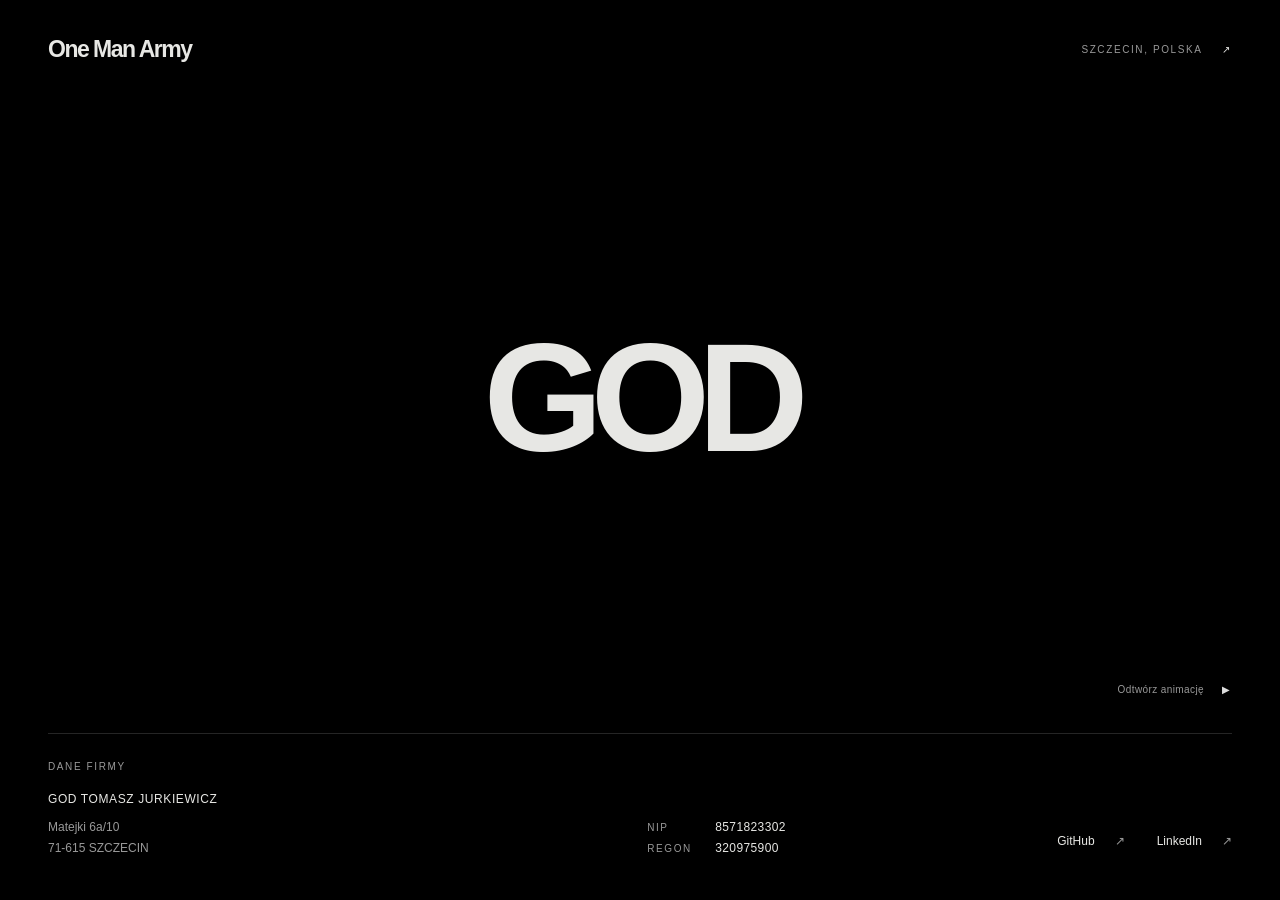
<file: index.html>
<!doctype html>
<html lang="pl">
<head>
<meta charset="utf-8">
<meta name="viewport" content="width=device-width, initial-scale=1">
<meta name="theme-color" content="#000000">
<meta name="description" content="GOD Tomasz Jurkiewicz — Szczecin. Dane firmy i profile GitHub oraz LinkedIn.">
<title>GOD — Tomasz Jurkiewicz</title>
<link rel="icon" href="assets/favicon.svg" type="image/svg+xml">
<link rel="stylesheet" href="style.css">
<script src="script.js" defer></script>
</head>
<body>
<div class="page">
<header class="masthead">
<span class="wordmark">One Man Army</span>
<span class="location">Szczecin, Polska <span aria-hidden="true">↗</span></span>
</header>
<main class="stage" aria-label="Animowane logo GOD">
<h1 class="sr-only">GOD Tomasz Jurkiewicz</h1>
<video id="logo-film" autoplay loop muted playsinline controls preload="auto" aria-label="Animacja logo created by GOD">
<source src="assets/god-logo.mp4" type="video/mp4">
Twoja przeglądarka nie obsługuje filmu. GOD — Tomasz Jurkiewicz.
</video>
<span class="video-fallback" aria-hidden="true">GOD</span>
<button class="playback" type="button" aria-controls="logo-film" hidden><span class="playback-label">Wstrzymaj animację</span><span class="playback-icon" aria-hidden="true">Ⅱ</span></button>
</main>
<footer class="details">
<div class="identity">
<p class="eyebrow">Dane firmy</p>
<p class="company">GOD TOMASZ JURKIEWICZ</p>
<address>Matejki 6a/10<br>71-615 SZCZECIN</address>
</div>
<dl class="registers">
<div><dt>NIP</dt><dd>8571823302</dd></div>
<div><dt>REGON</dt><dd>320975900</dd></div>
</dl>
<nav class="socials" aria-label="Profile społecznościowe">
<a href="https://github.com/horacy" target="_blank" rel="noopener noreferrer">GitHub <span aria-hidden="true">↗</span><span class="sr-only"> — otwiera się w nowej karcie</span></a>
<a href="https://www.linkedin.com/in/tomasz-horacy-jurkiewicz-123591151/" target="_blank" rel="noopener noreferrer">LinkedIn <span aria-hidden="true">↗</span><span class="sr-only"> — otwiera się w nowej karcie</span></a>
</nav>
</footer>
</div>
</body>
</html>
</file>
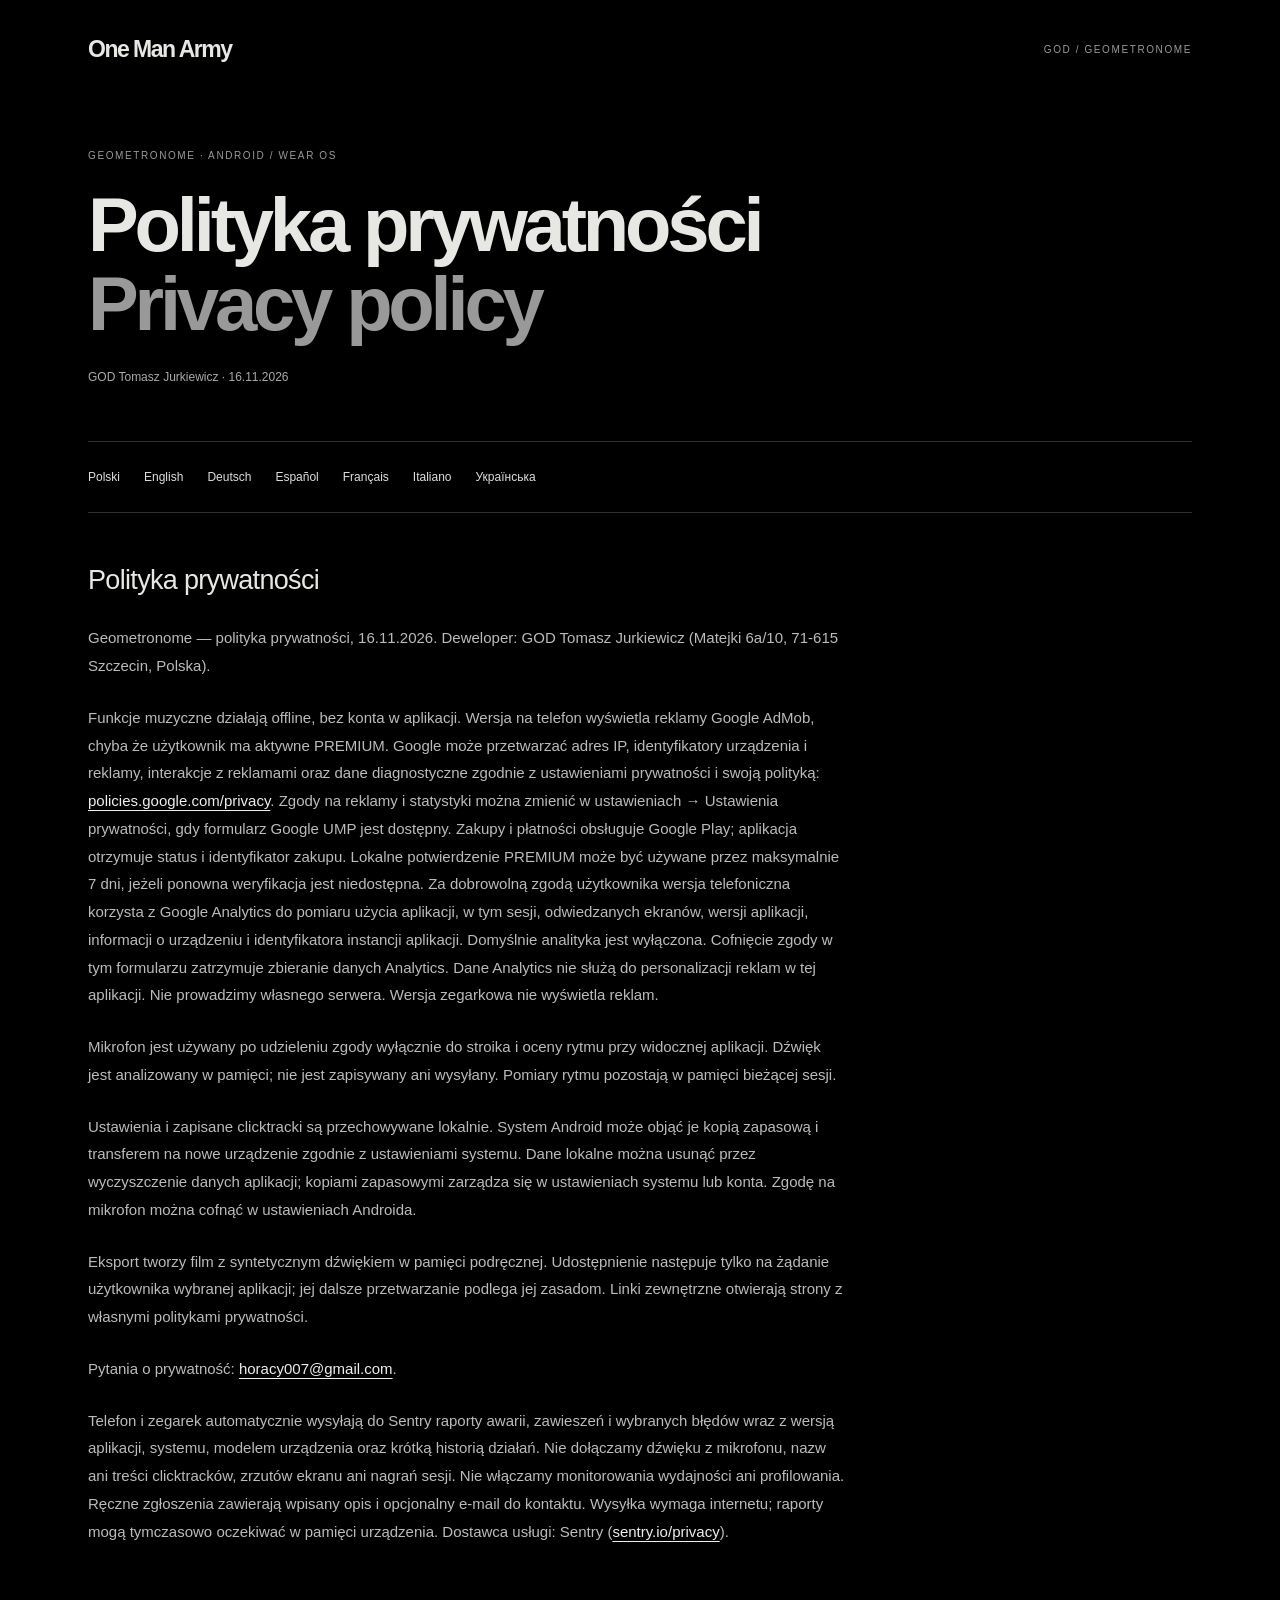
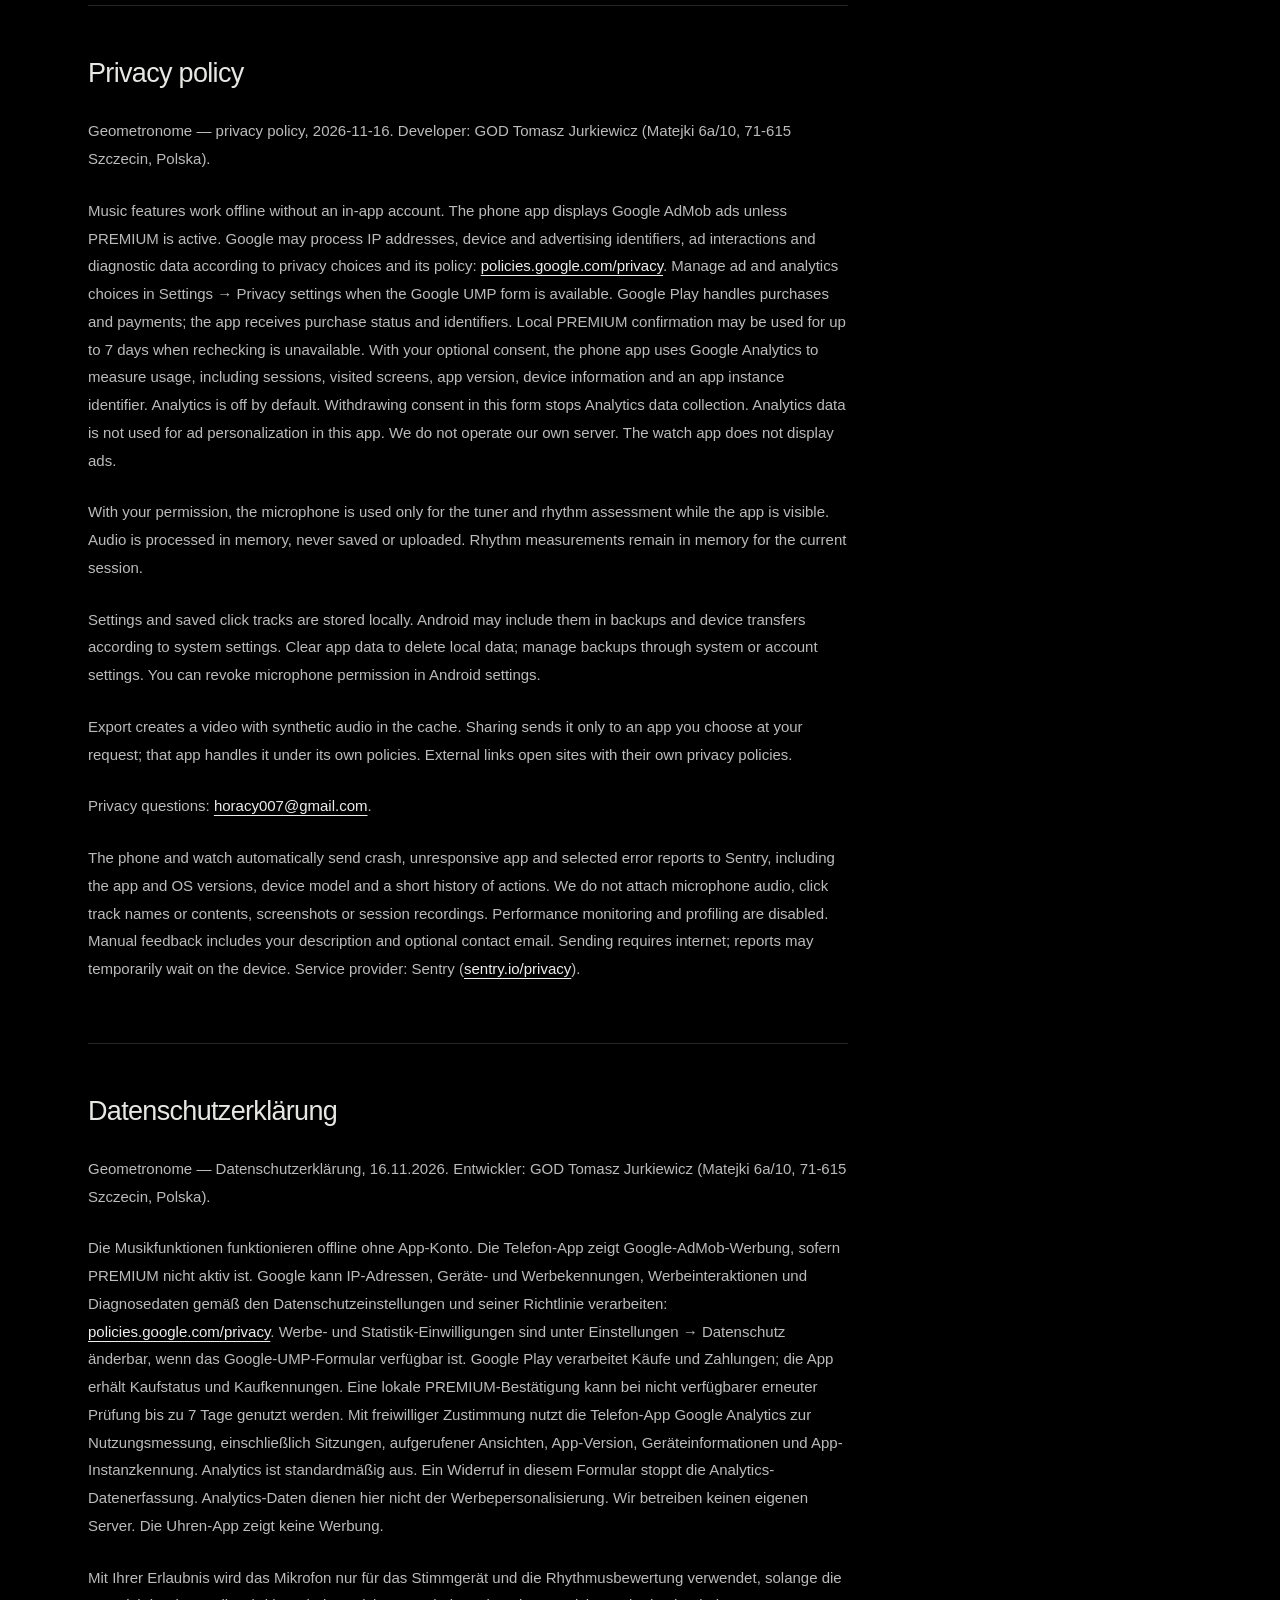
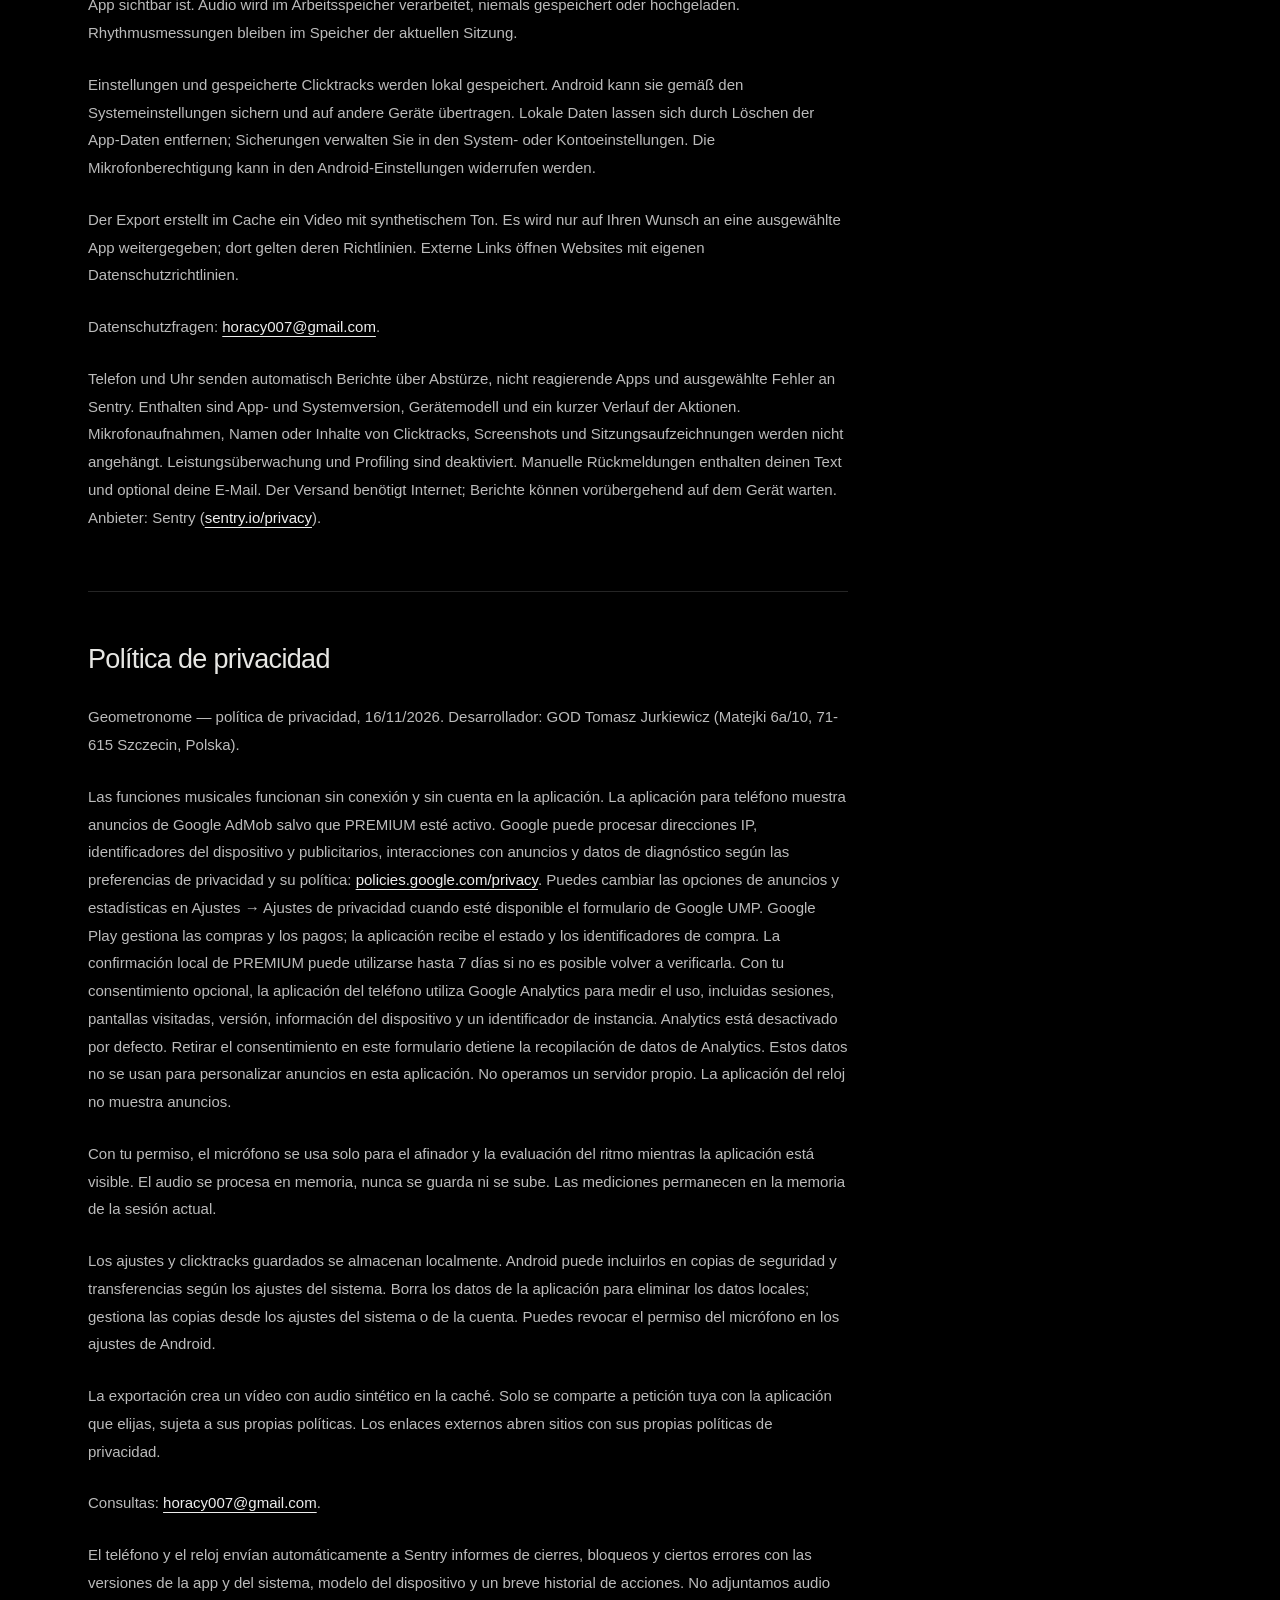
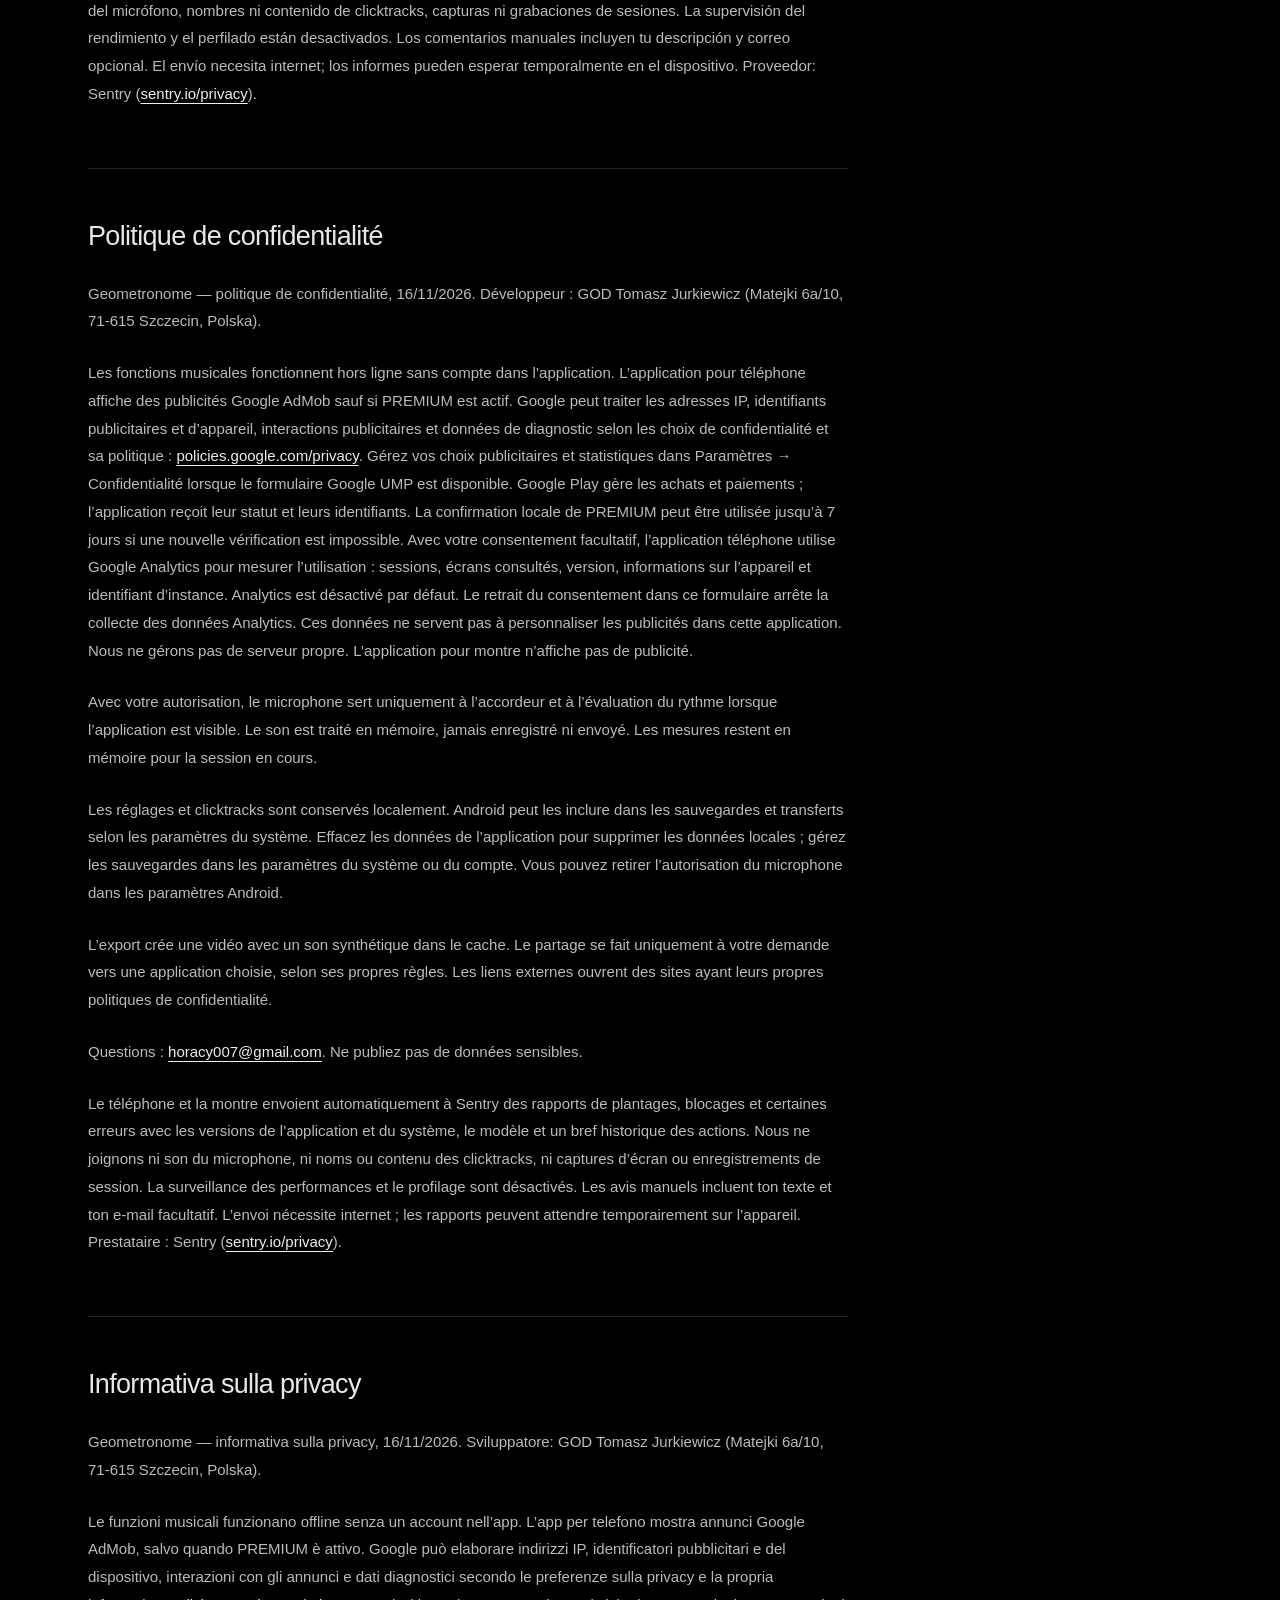
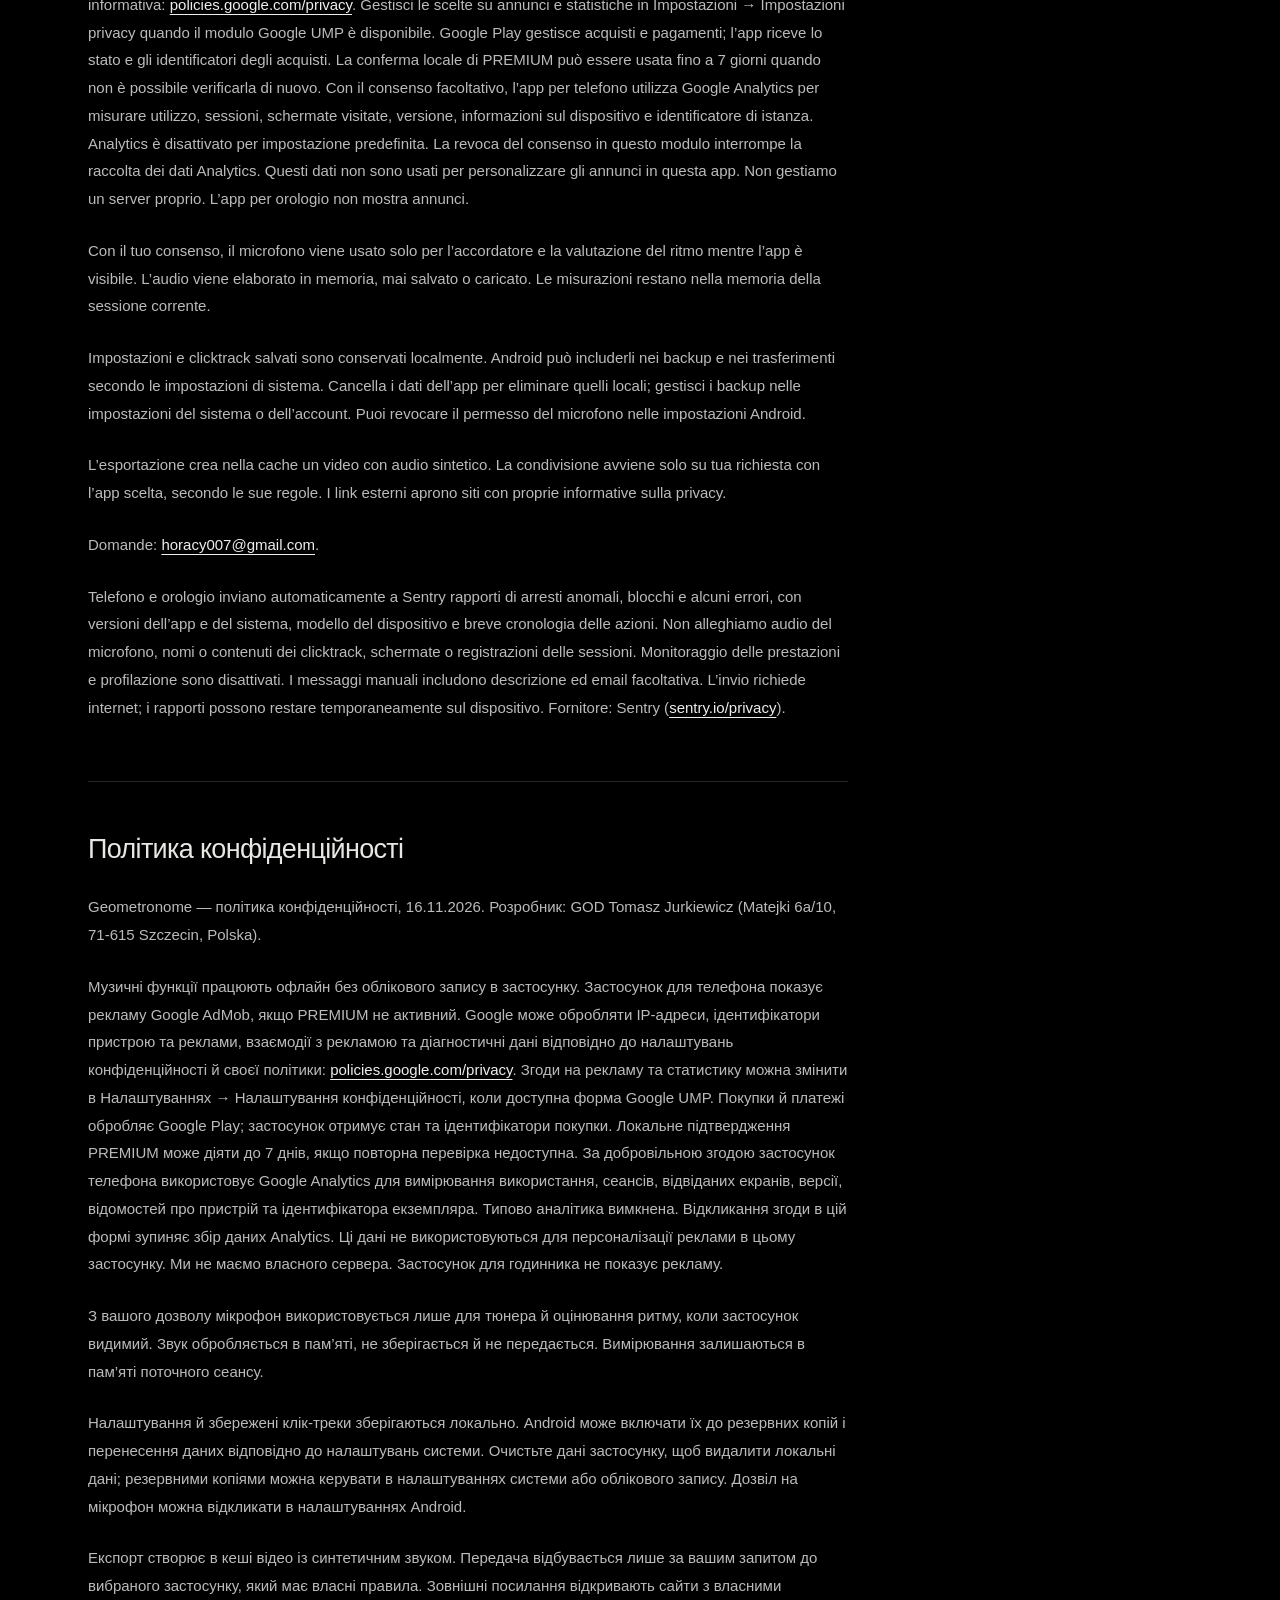
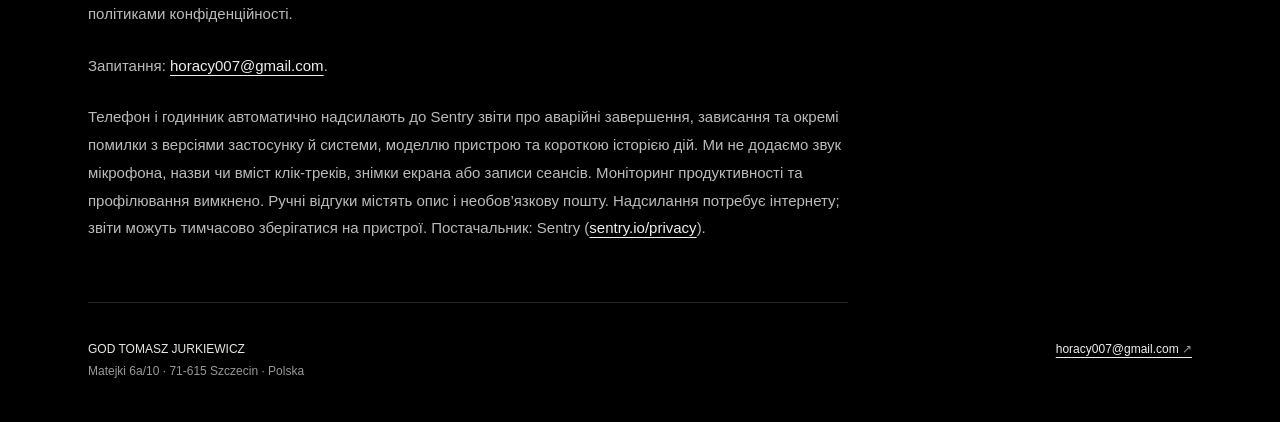
<file: privacy_policy/geometronome.html>
<!doctype html>
<html lang="pl">
<head>
<meta charset="utf-8">
<meta name="viewport" content="width=device-width, initial-scale=1">
<meta name="theme-color" content="#000000">
<meta name="description" content="Polityka prywatności aplikacji Geometronome na Android i Wear OS. GOD Tomasz Jurkiewicz.">
<title>Geometronome — Polityka prywatności | GOD</title>
<link rel="icon" href="../assets/favicon.svg" type="image/svg+xml">
<link rel="stylesheet" href="../style.css">
<link rel="stylesheet" href="geometronome.css">
</head>
<body>
<div class="policy-page">
<header class="masthead"><a class="wordmark home-link" href="../">One Man Army</a><span class="location">GOD / GEOMETRONOME</span></header>
<main>
<div class="policy-intro"><p class="eyebrow">GEOMETRONOME · ANDROID / WEAR OS</p><h1>Polityka prywatności<span lang="en">Privacy policy</span></h1><p class="intro-note">GOD Tomasz Jurkiewicz · 16.11.2026</p></div>
<nav class="language-nav" aria-label="Język polityki / Policy language"><a href="#pl" lang="pl">Polski</a><a href="#en" lang="en">English</a><a href="#de" lang="de">Deutsch</a><a href="#es" lang="es">Español</a><a href="#fr" lang="fr">Français</a><a href="#it" lang="it">Italiano</a><a href="#uk" lang="uk">Українська</a></nav>
<div class="policy-content"><section id="pl" lang="pl"><h2>Polityka prywatności</h2><p>Geometronome — polityka prywatności, 16.11.2026. Deweloper: GOD Tomasz Jurkiewicz (Matejki 6a/10, 71-615 Szczecin, Polska).</p><p>Funkcje muzyczne działają offline, bez konta w aplikacji. Wersja na telefon wyświetla reklamy Google AdMob, chyba że użytkownik ma aktywne PREMIUM. Google może przetwarzać adres IP, identyfikatory urządzenia i reklamy, interakcje z reklamami oraz dane diagnostyczne zgodnie z ustawieniami prywatności i swoją polityką: <a href="https://policies.google.com/privacy">policies.google.com/privacy</a>. Zgody na reklamy i statystyki można zmienić w ustawieniach → Ustawienia prywatności, gdy formularz Google UMP jest dostępny. Zakupy i płatności obsługuje Google Play; aplikacja otrzymuje status i identyfikator zakupu. Lokalne potwierdzenie PREMIUM może być używane przez maksymalnie 7 dni, jeżeli ponowna weryfikacja jest niedostępna. Za dobrowolną zgodą użytkownika wersja telefoniczna korzysta z Google Analytics do pomiaru użycia aplikacji, w tym sesji, odwiedzanych ekranów, wersji aplikacji, informacji o urządzeniu i identyfikatora instancji aplikacji. Domyślnie analityka jest wyłączona. Cofnięcie zgody w tym formularzu zatrzymuje zbieranie danych Analytics. Dane Analytics nie służą do personalizacji reklam w tej aplikacji. Nie prowadzimy własnego serwera. Wersja zegarkowa nie wyświetla reklam.</p><p>Mikrofon jest używany po udzieleniu zgody wyłącznie do stroika i oceny rytmu przy widocznej aplikacji. Dźwięk jest analizowany w pamięci; nie jest zapisywany ani wysyłany. Pomiary rytmu pozostają w pamięci bieżącej sesji.</p><p>Ustawienia i zapisane clicktracki są przechowywane lokalnie. System Android może objąć je kopią zapasową i transferem na nowe urządzenie zgodnie z ustawieniami systemu. Dane lokalne można usunąć przez wyczyszczenie danych aplikacji; kopiami zapasowymi zarządza się w ustawieniach systemu lub konta. Zgodę na mikrofon można cofnąć w ustawieniach Androida.</p><p>Eksport tworzy film z syntetycznym dźwiękiem w pamięci podręcznej. Udostępnienie następuje tylko na żądanie użytkownika wybranej aplikacji; jej dalsze przetwarzanie podlega jej zasadom. Linki zewnętrzne otwierają strony z własnymi politykami prywatności.</p><p>Pytania o prywatność: <a href="mailto:horacy007@gmail.com">horacy007@gmail.com</a>.</p><p>Telefon i zegarek automatycznie wysyłają do Sentry raporty awarii, zawieszeń i wybranych błędów wraz z wersją aplikacji, systemu, modelem urządzenia oraz krótką historią działań. Nie dołączamy dźwięku z mikrofonu, nazw ani treści clicktracków, zrzutów ekranu ani nagrań sesji. Nie włączamy monitorowania wydajności ani profilowania. Ręczne zgłoszenia zawierają wpisany opis i opcjonalny e-mail do kontaktu. Wysyłka wymaga internetu; raporty mogą tymczasowo oczekiwać w pamięci urządzenia. Dostawca usługi: Sentry (<a href="https://sentry.io/privacy/">sentry.io/privacy</a>).</p></section>
<section id="en" lang="en"><h2>Privacy policy</h2><p>Geometronome — privacy policy, 2026-11-16. Developer: GOD Tomasz Jurkiewicz (Matejki 6a/10, 71-615 Szczecin, Polska).</p><p>Music features work offline without an in-app account. The phone app displays Google AdMob ads unless PREMIUM is active. Google may process IP addresses, device and advertising identifiers, ad interactions and diagnostic data according to privacy choices and its policy: <a href="https://policies.google.com/privacy">policies.google.com/privacy</a>. Manage ad and analytics choices in Settings → Privacy settings when the Google UMP form is available. Google Play handles purchases and payments; the app receives purchase status and identifiers. Local PREMIUM confirmation may be used for up to 7 days when rechecking is unavailable. With your optional consent, the phone app uses Google Analytics to measure usage, including sessions, visited screens, app version, device information and an app instance identifier. Analytics is off by default. Withdrawing consent in this form stops Analytics data collection. Analytics data is not used for ad personalization in this app. We do not operate our own server. The watch app does not display ads.</p><p>With your permission, the microphone is used only for the tuner and rhythm assessment while the app is visible. Audio is processed in memory, never saved or uploaded. Rhythm measurements remain in memory for the current session.</p><p>Settings and saved click tracks are stored locally. Android may include them in backups and device transfers according to system settings. Clear app data to delete local data; manage backups through system or account settings. You can revoke microphone permission in Android settings.</p><p>Export creates a video with synthetic audio in the cache. Sharing sends it only to an app you choose at your request; that app handles it under its own policies. External links open sites with their own privacy policies.</p><p>Privacy questions: <a href="mailto:horacy007@gmail.com">horacy007@gmail.com</a>.</p><p>The phone and watch automatically send crash, unresponsive app and selected error reports to Sentry, including the app and OS versions, device model and a short history of actions. We do not attach microphone audio, click track names or contents, screenshots or session recordings. Performance monitoring and profiling are disabled. Manual feedback includes your description and optional contact email. Sending requires internet; reports may temporarily wait on the device. Service provider: Sentry (<a href="https://sentry.io/privacy/">sentry.io/privacy</a>).</p></section>
<section id="de" lang="de"><h2>Datenschutzerklärung</h2><p>Geometronome — Datenschutzerklärung, 16.11.2026. Entwickler: GOD Tomasz Jurkiewicz (Matejki 6a/10, 71-615 Szczecin, Polska).</p><p>Die Musikfunktionen funktionieren offline ohne App-Konto. Die Telefon-App zeigt Google-AdMob-Werbung, sofern PREMIUM nicht aktiv ist. Google kann IP-Adressen, Geräte- und Werbekennungen, Werbeinteraktionen und Diagnosedaten gemäß den Datenschutzeinstellungen und seiner Richtlinie verarbeiten: <a href="https://policies.google.com/privacy">policies.google.com/privacy</a>. Werbe- und Statistik-Einwilligungen sind unter Einstellungen → Datenschutz änderbar, wenn das Google-UMP-Formular verfügbar ist. Google Play verarbeitet Käufe und Zahlungen; die App erhält Kaufstatus und Kaufkennungen. Eine lokale PREMIUM-Bestätigung kann bei nicht verfügbarer erneuter Prüfung bis zu 7 Tage genutzt werden. Mit freiwilliger Zustimmung nutzt die Telefon-App Google Analytics zur Nutzungsmessung, einschließlich Sitzungen, aufgerufener Ansichten, App-Version, Geräteinformationen und App-Instanzkennung. Analytics ist standardmäßig aus. Ein Widerruf in diesem Formular stoppt die Analytics-Datenerfassung. Analytics-Daten dienen hier nicht der Werbepersonalisierung. Wir betreiben keinen eigenen Server. Die Uhren-App zeigt keine Werbung.</p><p>Mit Ihrer Erlaubnis wird das Mikrofon nur für das Stimmgerät und die Rhythmusbewertung verwendet, solange die App sichtbar ist. Audio wird im Arbeitsspeicher verarbeitet, niemals gespeichert oder hochgeladen. Rhythmusmessungen bleiben im Speicher der aktuellen Sitzung.</p><p>Einstellungen und gespeicherte Clicktracks werden lokal gespeichert. Android kann sie gemäß den Systemeinstellungen sichern und auf andere Geräte übertragen. Lokale Daten lassen sich durch Löschen der App-Daten entfernen; Sicherungen verwalten Sie in den System- oder Kontoeinstellungen. Die Mikrofonberechtigung kann in den Android-Einstellungen widerrufen werden.</p><p>Der Export erstellt im Cache ein Video mit synthetischem Ton. Es wird nur auf Ihren Wunsch an eine ausgewählte App weitergegeben; dort gelten deren Richtlinien. Externe Links öffnen Websites mit eigenen Datenschutzrichtlinien.</p><p>Datenschutzfragen: <a href="mailto:horacy007@gmail.com">horacy007@gmail.com</a>.</p><p>Telefon und Uhr senden automatisch Berichte über Abstürze, nicht reagierende Apps und ausgewählte Fehler an Sentry. Enthalten sind App- und Systemversion, Gerätemodell und ein kurzer Verlauf der Aktionen. Mikrofonaufnahmen, Namen oder Inhalte von Clicktracks, Screenshots und Sitzungsaufzeichnungen werden nicht angehängt. Leistungsüberwachung und Profiling sind deaktiviert. Manuelle Rückmeldungen enthalten deinen Text und optional deine E-Mail. Der Versand benötigt Internet; Berichte können vorübergehend auf dem Gerät warten. Anbieter: Sentry (<a href="https://sentry.io/privacy/">sentry.io/privacy</a>).</p></section>
<section id="es" lang="es"><h2>Política de privacidad</h2><p>Geometronome — política de privacidad, 16/11/2026. Desarrollador: GOD Tomasz Jurkiewicz (Matejki 6a/10, 71-615 Szczecin, Polska).</p><p>Las funciones musicales funcionan sin conexión y sin cuenta en la aplicación. La aplicación para teléfono muestra anuncios de Google AdMob salvo que PREMIUM esté activo. Google puede procesar direcciones IP, identificadores del dispositivo y publicitarios, interacciones con anuncios y datos de diagnóstico según las preferencias de privacidad y su política: <a href="https://policies.google.com/privacy">policies.google.com/privacy</a>. Puedes cambiar las opciones de anuncios y estadísticas en Ajustes → Ajustes de privacidad cuando esté disponible el formulario de Google UMP. Google Play gestiona las compras y los pagos; la aplicación recibe el estado y los identificadores de compra. La confirmación local de PREMIUM puede utilizarse hasta 7 días si no es posible volver a verificarla. Con tu consentimiento opcional, la aplicación del teléfono utiliza Google Analytics para medir el uso, incluidas sesiones, pantallas visitadas, versión, información del dispositivo y un identificador de instancia. Analytics está desactivado por defecto. Retirar el consentimiento en este formulario detiene la recopilación de datos de Analytics. Estos datos no se usan para personalizar anuncios en esta aplicación. No operamos un servidor propio. La aplicación del reloj no muestra anuncios.</p><p>Con tu permiso, el micrófono se usa solo para el afinador y la evaluación del ritmo mientras la aplicación está visible. El audio se procesa en memoria, nunca se guarda ni se sube. Las mediciones permanecen en la memoria de la sesión actual.</p><p>Los ajustes y clicktracks guardados se almacenan localmente. Android puede incluirlos en copias de seguridad y transferencias según los ajustes del sistema. Borra los datos de la aplicación para eliminar los datos locales; gestiona las copias desde los ajustes del sistema o de la cuenta. Puedes revocar el permiso del micrófono en los ajustes de Android.</p><p>La exportación crea un vídeo con audio sintético en la caché. Solo se comparte a petición tuya con la aplicación que elijas, sujeta a sus propias políticas. Los enlaces externos abren sitios con sus propias políticas de privacidad.</p><p>Consultas: <a href="mailto:horacy007@gmail.com">horacy007@gmail.com</a>.</p><p>El teléfono y el reloj envían automáticamente a Sentry informes de cierres, bloqueos y ciertos errores con las versiones de la app y del sistema, modelo del dispositivo y un breve historial de acciones. No adjuntamos audio del micrófono, nombres ni contenido de clicktracks, capturas ni grabaciones de sesiones. La supervisión del rendimiento y el perfilado están desactivados. Los comentarios manuales incluyen tu descripción y correo opcional. El envío necesita internet; los informes pueden esperar temporalmente en el dispositivo. Proveedor: Sentry (<a href="https://sentry.io/privacy/">sentry.io/privacy</a>).</p></section>
<section id="fr" lang="fr"><h2>Politique de confidentialité</h2><p>Geometronome — politique de confidentialité, 16/11/2026. Développeur : GOD Tomasz Jurkiewicz (Matejki 6a/10, 71-615 Szczecin, Polska).</p><p>Les fonctions musicales fonctionnent hors ligne sans compte dans l’application. L’application pour téléphone affiche des publicités Google AdMob sauf si PREMIUM est actif. Google peut traiter les adresses IP, identifiants publicitaires et d’appareil, interactions publicitaires et données de diagnostic selon les choix de confidentialité et sa politique : <a href="https://policies.google.com/privacy">policies.google.com/privacy</a>. Gérez vos choix publicitaires et statistiques dans Paramètres → Confidentialité lorsque le formulaire Google UMP est disponible. Google Play gère les achats et paiements ; l’application reçoit leur statut et leurs identifiants. La confirmation locale de PREMIUM peut être utilisée jusqu’à 7 jours si une nouvelle vérification est impossible. Avec votre consentement facultatif, l’application téléphone utilise Google Analytics pour mesurer l’utilisation : sessions, écrans consultés, version, informations sur l’appareil et identifiant d’instance. Analytics est désactivé par défaut. Le retrait du consentement dans ce formulaire arrête la collecte des données Analytics. Ces données ne servent pas à personnaliser les publicités dans cette application. Nous ne gérons pas de serveur propre. L’application pour montre n’affiche pas de publicité.</p><p>Avec votre autorisation, le microphone sert uniquement à l’accordeur et à l’évaluation du rythme lorsque l’application est visible. Le son est traité en mémoire, jamais enregistré ni envoyé. Les mesures restent en mémoire pour la session en cours.</p><p>Les réglages et clicktracks sont conservés localement. Android peut les inclure dans les sauvegardes et transferts selon les paramètres du système. Effacez les données de l’application pour supprimer les données locales ; gérez les sauvegardes dans les paramètres du système ou du compte. Vous pouvez retirer l’autorisation du microphone dans les paramètres Android.</p><p>L’export crée une vidéo avec un son synthétique dans le cache. Le partage se fait uniquement à votre demande vers une application choisie, selon ses propres règles. Les liens externes ouvrent des sites ayant leurs propres politiques de confidentialité.</p><p>Questions : <a href="mailto:horacy007@gmail.com">horacy007@gmail.com</a>. Ne publiez pas de données sensibles.</p><p>Le téléphone et la montre envoient automatiquement à Sentry des rapports de plantages, blocages et certaines erreurs avec les versions de l’application et du système, le modèle et un bref historique des actions. Nous ne joignons ni son du microphone, ni noms ou contenu des clicktracks, ni captures d’écran ou enregistrements de session. La surveillance des performances et le profilage sont désactivés. Les avis manuels incluent ton texte et ton e-mail facultatif. L’envoi nécessite internet ; les rapports peuvent attendre temporairement sur l’appareil. Prestataire : Sentry (<a href="https://sentry.io/privacy/">sentry.io/privacy</a>).</p></section>
<section id="it" lang="it"><h2>Informativa sulla privacy</h2><p>Geometronome — informativa sulla privacy, 16/11/2026. Sviluppatore: GOD Tomasz Jurkiewicz (Matejki 6a/10, 71-615 Szczecin, Polska).</p><p>Le funzioni musicali funzionano offline senza un account nell’app. L’app per telefono mostra annunci Google AdMob, salvo quando PREMIUM è attivo. Google può elaborare indirizzi IP, identificatori pubblicitari e del dispositivo, interazioni con gli annunci e dati diagnostici secondo le preferenze sulla privacy e la propria informativa: <a href="https://policies.google.com/privacy">policies.google.com/privacy</a>. Gestisci le scelte su annunci e statistiche in Impostazioni → Impostazioni privacy quando il modulo Google UMP è disponibile. Google Play gestisce acquisti e pagamenti; l’app riceve lo stato e gli identificatori degli acquisti. La conferma locale di PREMIUM può essere usata fino a 7 giorni quando non è possibile verificarla di nuovo. Con il consenso facoltativo, l’app per telefono utilizza Google Analytics per misurare utilizzo, sessioni, schermate visitate, versione, informazioni sul dispositivo e identificatore di istanza. Analytics è disattivato per impostazione predefinita. La revoca del consenso in questo modulo interrompe la raccolta dei dati Analytics. Questi dati non sono usati per personalizzare gli annunci in questa app. Non gestiamo un server proprio. L’app per orologio non mostra annunci.</p><p>Con il tuo consenso, il microfono viene usato solo per l’accordatore e la valutazione del ritmo mentre l’app è visibile. L’audio viene elaborato in memoria, mai salvato o caricato. Le misurazioni restano nella memoria della sessione corrente.</p><p>Impostazioni e clicktrack salvati sono conservati localmente. Android può includerli nei backup e nei trasferimenti secondo le impostazioni di sistema. Cancella i dati dell’app per eliminare quelli locali; gestisci i backup nelle impostazioni del sistema o dell’account. Puoi revocare il permesso del microfono nelle impostazioni Android.</p><p>L’esportazione crea nella cache un video con audio sintetico. La condivisione avviene solo su tua richiesta con l’app scelta, secondo le sue regole. I link esterni aprono siti con proprie informative sulla privacy.</p><p>Domande: <a href="mailto:horacy007@gmail.com">horacy007@gmail.com</a>.</p><p>Telefono e orologio inviano automaticamente a Sentry rapporti di arresti anomali, blocchi e alcuni errori, con versioni dell’app e del sistema, modello del dispositivo e breve cronologia delle azioni. Non alleghiamo audio del microfono, nomi o contenuti dei clicktrack, schermate o registrazioni delle sessioni. Monitoraggio delle prestazioni e profilazione sono disattivati. I messaggi manuali includono descrizione ed email facoltativa. L’invio richiede internet; i rapporti possono restare temporaneamente sul dispositivo. Fornitore: Sentry (<a href="https://sentry.io/privacy/">sentry.io/privacy</a>).</p></section>
<section id="uk" lang="uk"><h2>Політика конфіденційності</h2><p>Geometronome — політика конфіденційності, 16.11.2026. Розробник: GOD Tomasz Jurkiewicz (Matejki 6a/10, 71-615 Szczecin, Polska).</p><p>Музичні функції працюють офлайн без облікового запису в застосунку. Застосунок для телефона показує рекламу Google AdMob, якщо PREMIUM не активний. Google може обробляти IP-адреси, ідентифікатори пристрою та реклами, взаємодії з рекламою та діагностичні дані відповідно до налаштувань конфіденційності й своєї політики: <a href="https://policies.google.com/privacy">policies.google.com/privacy</a>. Згоди на рекламу та статистику можна змінити в Налаштуваннях → Налаштування конфіденційності, коли доступна форма Google UMP. Покупки й платежі обробляє Google Play; застосунок отримує стан та ідентифікатори покупки. Локальне підтвердження PREMIUM може діяти до 7 днів, якщо повторна перевірка недоступна. За добровільною згодою застосунок телефона використовує Google Analytics для вимірювання використання, сеансів, відвіданих екранів, версії, відомостей про пристрій та ідентифікатора екземпляра. Типово аналітика вимкнена. Відкликання згоди в цій формі зупиняє збір даних Analytics. Ці дані не використовуються для персоналізації реклами в цьому застосунку. Ми не маємо власного сервера. Застосунок для годинника не показує рекламу.</p><p>З вашого дозволу мікрофон використовується лише для тюнера й оцінювання ритму, коли застосунок видимий. Звук обробляється в пам’яті, не зберігається й не передається. Вимірювання залишаються в пам’яті поточного сеансу.</p><p>Налаштування й збережені клік-треки зберігаються локально. Android може включати їх до резервних копій і перенесення даних відповідно до налаштувань системи. Очистьте дані застосунку, щоб видалити локальні дані; резервними копіями можна керувати в налаштуваннях системи або облікового запису. Дозвіл на мікрофон можна відкликати в налаштуваннях Android.</p><p>Експорт створює в кеші відео із синтетичним звуком. Передача відбувається лише за вашим запитом до вибраного застосунку, який має власні правила. Зовнішні посилання відкривають сайти з власними політиками конфіденційності.</p><p>Запитання: <a href="mailto:horacy007@gmail.com">horacy007@gmail.com</a>.</p><p>Телефон і годинник автоматично надсилають до Sentry звіти про аварійні завершення, зависання та окремі помилки з версіями застосунку й системи, моделлю пристрою та короткою історією дій. Ми не додаємо звук мікрофона, назви чи вміст клік-треків, знімки екрана або записи сеансів. Моніторинг продуктивності та профілювання вимкнено. Ручні відгуки містять опис і необов’язкову пошту. Надсилання потребує інтернету; звіти можуть тимчасово зберігатися на пристрої. Постачальник: Sentry (<a href="https://sentry.io/privacy/">sentry.io/privacy</a>).</p></section></div>
</main>
<footer class="policy-footer"><p>GOD TOMASZ JURKIEWICZ<br><span>Matejki 6a/10 · 71-615 Szczecin · Polska</span></p><a href="mailto:horacy007@gmail.com">horacy007@gmail.com <span aria-hidden="true">↗</span></a></footer>
</div>
</body>
</html>
</file>
<file: style.css>
:root { color-scheme: dark; font-family: Arial, Helvetica, sans-serif; background: #000; color: #e7e7e4; font-synthesis: none; -webkit-font-smoothing: antialiased; }
* { box-sizing: border-box; }
body { margin: 0; }
::selection { background: #e7e7e4; color: #000; }
.page { min-height: 100svh; padding: 36px 48px 40px; display: grid; grid-template-rows: auto 1fr auto; }
.masthead { display: flex; align-items: center; justify-content: space-between; gap: 24px; }
.wordmark { font-size: 23px; font-weight: 800; letter-spacing: -1.5px; display: flex; align-items: baseline; gap: 4px; }
.mark-dot { width: 4px; height: 4px; border-radius: 50%; background: currentColor; }
.location, .eyebrow, .registers dt { font-size: 10px; letter-spacing: 1.6px; text-transform: uppercase; }
.location { color: #999; }
.location span { margin-left: 16px; color: #e7e7e4; }
.stage { position: relative; display: grid; place-items: center; min-height: 420px; overflow: hidden; isolation: isolate; }
.stage video { position: absolute; top: 50%; left: 50%; transform: translate(-50%, -50%); display: block; width: min(160%, 1700px); max-width: none; height: auto; }
.video-fallback { grid-area: 1 / 1; font-size: clamp(64px, 12vw, 160px); letter-spacing: -.08em; font-weight: 700; z-index: -1; }
.stage.has-video .video-fallback { visibility: hidden; }
.stage.video-error video { visibility: hidden; }
.playback { position: absolute; bottom: 28px; right: 0; padding: 10px 0 10px 12px; border: 0; background: transparent; color: #999; font: inherit; font-size: 10px; letter-spacing: .4px; cursor: pointer; display: flex; gap: 16px; align-items: center; }
.playback[hidden] { display: none; }
.playback-icon { color: #ddd; width: 12px; text-align: center; }
.playback:hover { color: #fff; }
.details { border-top: 1px solid #252525; padding-top: 28px; display: grid; grid-template-columns: 1.5fr 1fr auto; align-items: end; gap: 32px; font-size: 12px; line-height: 1.8; }
.eyebrow { margin: 0 0 17px; color: #999; line-height: 1; }
.company { margin: 0 0 6px; font-size: 12px; font-weight: 400; letter-spacing: .6px; }
address { font-style: normal; color: #999; }
.registers { margin: 0; font-variant-numeric: tabular-nums; }
.registers div { display: flex; gap: 20px; }
.registers dt { width: 48px; color: #999; line-height: 2.16; }
.registers dd { margin: 0; letter-spacing: .4px; }
.socials { display: flex; gap: 32px; padding-bottom: 1px; }
.socials a { color: inherit; text-decoration: none; display: flex; align-items: center; gap: 20px; padding: 5px 0; border-bottom: 1px solid transparent; transition: border-color .2s; }
.socials a span[aria-hidden] { color: #999; transition: transform .2s, color .2s; }
.socials a:hover { border-color: #777; }
.socials a:hover span[aria-hidden] { transform: translate(2px, -2px); color: #fff; }
:focus-visible { outline: 1px solid #e7e7e4; outline-offset: 6px; }
.sr-only { position: absolute; width: 1px; height: 1px; padding: 0; margin: -1px; overflow: hidden; clip-path: inset(50%); white-space: nowrap; border: 0; }
@media (min-width: 1500px) { .page { padding: 44px 64px; } }
@media (max-width: 760px) {
.page { padding: 26px 24px 30px; }
.stage { min-height: 380px; }
.details { grid-template-columns: 1fr auto; gap: 26px 20px; padding-top: 24px; }
.registers { text-align: right; }
.registers div { justify-content: flex-end; gap: 10px; }
.registers dt { width: auto; }
.socials { grid-column: 1 / -1; justify-content: space-between; border-top: 1px solid #252525; padding-top: 18px; }
.playback { bottom: 20px; }
}
@media (max-width: 400px) {
.page { padding-inline: 20px; }
.location { font-size: 9px; letter-spacing: 1px; }
.company { font-size: 11px; letter-spacing: .2px; }
.details { grid-template-columns: 1fr; gap: 20px; }
.registers { text-align: left; }
.registers div { justify-content: flex-start; }
.registers dt { width: 48px; }
}
@media (prefers-reduced-motion: reduce) { *, *::before, *::after { transition: none !important; } }
</file>
<file: privacy_policy/geometronome.css>
.policy-page{max-width:1200px;margin:0 auto;padding:36px 48px 40px}.home-link{color:inherit;text-decoration:none}.policy-intro{padding:88px 0 42px}h1{font-size:clamp(36px,6.5vw,76px);line-height:1.04;letter-spacing:-.055em;margin:24px 0}h1 span{display:block;color:#999}.intro-note{font-size:12px;color:#aaa;line-height:1.7}.language-nav{display:flex;flex-wrap:wrap;gap:12px 24px;padding:22px 0;border-block:1px solid #303030}.language-nav a{font-size:12px;color:#ddd;text-decoration:none;padding:6px 0}.language-nav a:hover{text-decoration:underline}.policy-content{max-width:760px}.policy-content section{padding:52px 0 36px;border-bottom:1px solid #252525;scroll-margin-top:24px}.policy-content h2{font-size:27px;font-weight:400;letter-spacing:-.025em;margin:0 0 28px}.policy-content p{font-size:15px;line-height:1.85;color:#bbb;margin:0 0 24px;overflow-wrap:anywhere}.policy-content a,.policy-footer a{color:#eee;text-underline-offset:4px}.policy-footer{display:flex;justify-content:space-between;gap:24px;flex-wrap:wrap;padding-top:36px;font-size:12px;line-height:1.8}.policy-footer p{margin:0}.policy-footer span{color:#999}@media(max-width:760px){.policy-page{padding:26px 24px 30px}.policy-intro{padding-top:60px}.policy-content section{padding-top:38px}.location{letter-spacing:1px}.policy-footer{display:block}.policy-footer a{display:inline-block;margin-top:20px}}@media(max-width:400px){.policy-page{padding-inline:20px}.masthead{align-items:flex-start;flex-direction:column;gap:12px}}
</file>
